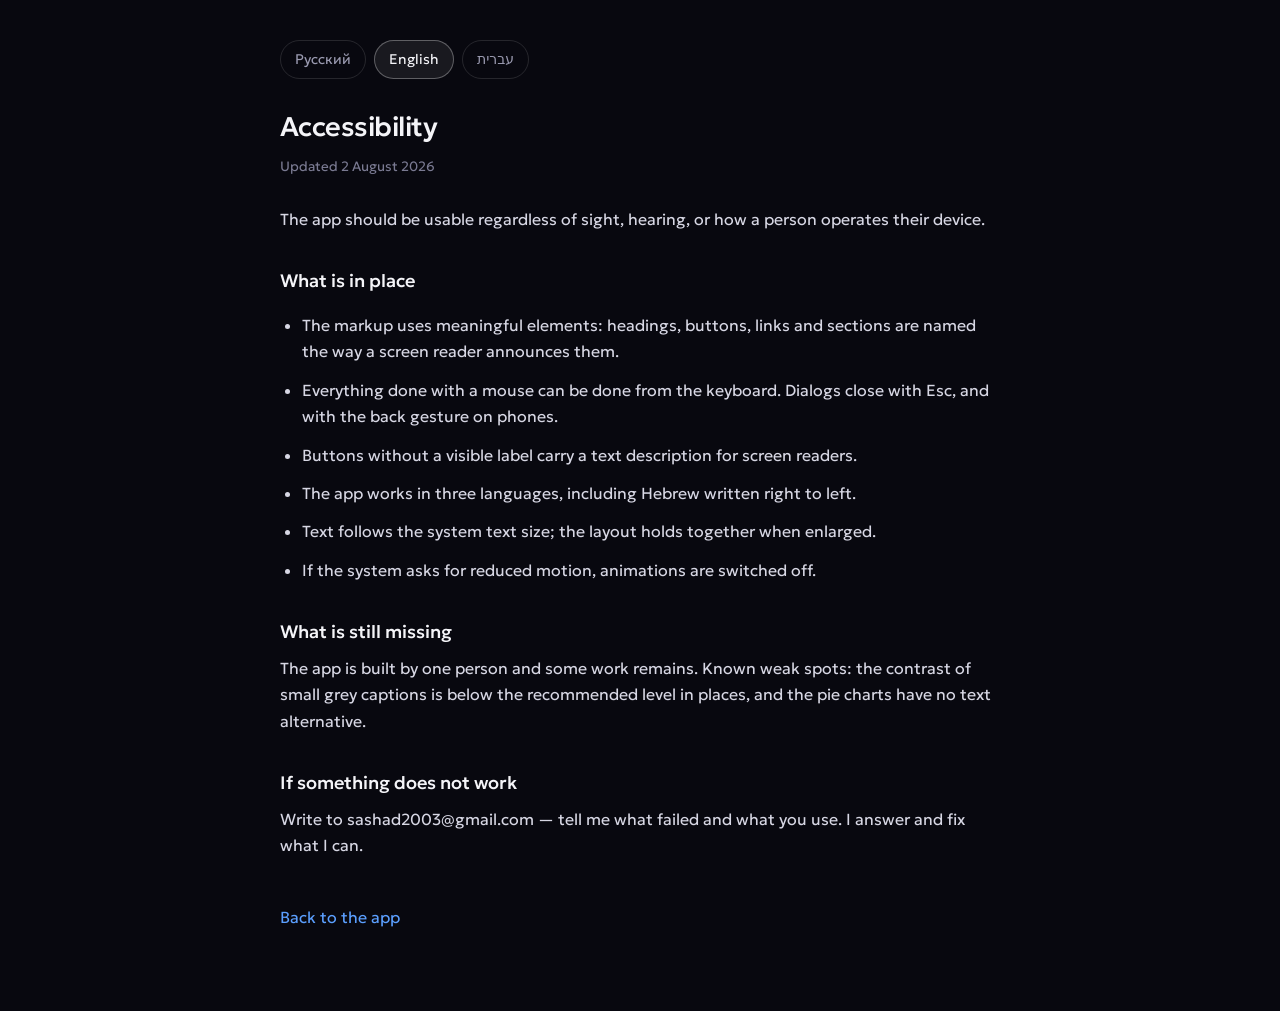
<file: accessibility.html>
<!DOCTYPE html>
<html lang="en" dir="ltr">
<head>
<meta charset="UTF-8">
<meta name="viewport" content="width=device-width, initial-scale=1">
<title>Accessibility</title>
<link rel="preconnect" href="https://fonts.googleapis.com">
<link rel="preconnect" href="https://fonts.gstatic.com" crossorigin>
<link href="https://fonts.googleapis.com/css2?family=Geologica:wght@300;400;500&family=Heebo:wght@300;400;500&display=swap" rel="stylesheet">
<link rel="stylesheet" href="assets/css/legal.css?v=139">
</head>
<body>
<main>
  <nav class="langs">
    <a href="?lang=ru" data-lang="ru">Русский</a>
    <a href="?lang=en" data-lang="en">English</a>
    <a href="?lang=he" data-lang="he">עברית</a>
  </nav>
  <article lang="ru">
    <h1>Доступность</h1>
    <p class="updated">Обновлено 2 августа 2026</p>
    <p>Приложением должно быть можно пользоваться независимо от зрения, слуха и того, чем человек управляет устройством.</p>

    <h2>Что сделано</h2>
    <ul>
      <li>Разметка построена на осмысленных элементах: заголовки, кнопки, ссылки и разделы названы так, как их читает программа чтения с экрана.</li>
      <li>Всё, что делается мышью, доступно с клавиатуры. Всплывающие окна закрываются клавишей Esc, а на телефоне — жестом «назад».</li>
      <li>У кнопок без подписи есть текстовое пояснение для программ чтения с экрана.</li>
      <li>Приложение работает на трёх языках, включая иврит с письмом справа налево.</li>
      <li>Размер текста следует настройкам системы, вёрстка не ломается при увеличении.</li>
      <li>Если в системе включено «уменьшить движение», анимации отключаются.</li>
    </ul>

    <h2>Чего пока нет</h2>
    <p>Приложение делает один человек, и часть работы ещё впереди. Известные слабые места: контраст мелких серых подписей местами ниже рекомендованного, круговые диаграммы не имеют текстового описания.</p>

    <h2>Если что-то не работает</h2>
    <p>Напишите на sashad2003@gmail.com — что именно не получилось и чем вы пользуетесь. Отвечаю и исправляю по мере сил.</p>
    <a class="back" href="index.html">Вернуться в приложение</a>
  </article>
  <article lang="en">
    <h1>Accessibility</h1>
    <p class="updated">Updated 2 August 2026</p>
    <p>The app should be usable regardless of sight, hearing, or how a person operates their device.</p>

    <h2>What is in place</h2>
    <ul>
      <li>The markup uses meaningful elements: headings, buttons, links and sections are named the way a screen reader announces them.</li>
      <li>Everything done with a mouse can be done from the keyboard. Dialogs close with Esc, and with the back gesture on phones.</li>
      <li>Buttons without a visible label carry a text description for screen readers.</li>
      <li>The app works in three languages, including Hebrew written right to left.</li>
      <li>Text follows the system text size; the layout holds together when enlarged.</li>
      <li>If the system asks for reduced motion, animations are switched off.</li>
    </ul>

    <h2>What is still missing</h2>
    <p>The app is built by one person and some work remains. Known weak spots: the contrast of small grey captions is below the recommended level in places, and the pie charts have no text alternative.</p>

    <h2>If something does not work</h2>
    <p>Write to sashad2003@gmail.com — tell me what failed and what you use. I answer and fix what I can.</p>
    <a class="back" href="index.html">Back to the app</a>
  </article>
  <article lang="he">
    <h1>נגישות</h1>
    <p class="updated">עודכן ב-2 באוגוסט 2026</p>
    <p>האפליקציה אמורה להיות שמישה ללא תלות בראייה, בשמיעה ובאופן שבו אדם מפעיל את המכשיר.</p>

    <h2>מה קיים</h2>
    <ul>
      <li>המבנה בנוי על רכיבים בעלי משמעות: כותרות, כפתורים, קישורים ומקטעים מסומנים כפי שקורא מסך מקריא אותם.</li>
      <li>כל פעולה שנעשית בעכבר אפשרית גם במקלדת. חלונות נסגרים במקש Esc, ובטלפון במחוות «חזרה».</li>
      <li>לכפתורים ללא כיתוב יש תיאור טקסטואלי עבור קוראי מסך.</li>
      <li>האפליקציה פועלת בשלוש שפות, כולל עברית בכיוון מימין לשמאל.</li>
      <li>גודל הטקסט נגזר מהגדרות המערכת, והפריסה נשמרת גם בהגדלה.</li>
      <li>אם במערכת מופעלת «הפחתת תנועה», ההנפשות מבוטלות.</li>
    </ul>

    <h2>מה עדיין חסר</h2>
    <p>את האפליקציה בונה אדם אחד וחלק מהעבודה עוד לפנינו. נקודות תורפה ידועות: ניגודיות הכיתובים האפורים הקטנים נמוכה מהמומלץ במקומות מסוימים, ולתרשימי העוגה אין חלופה טקסטואלית.</p>

    <h2>אם משהו אינו עובד</h2>
    <p>כתבו אל sashad2003@gmail.com — ספרו מה לא הצליח ובמה אתם משתמשים. אני עונה ומתקן ככל יכולתי.</p>
    <a class="back" href="index.html">חזרה לאפליקציה</a>
  </article>
</main>
<script src="assets/js/legal.js?v=139"></script>
</body>
</html>
</file>
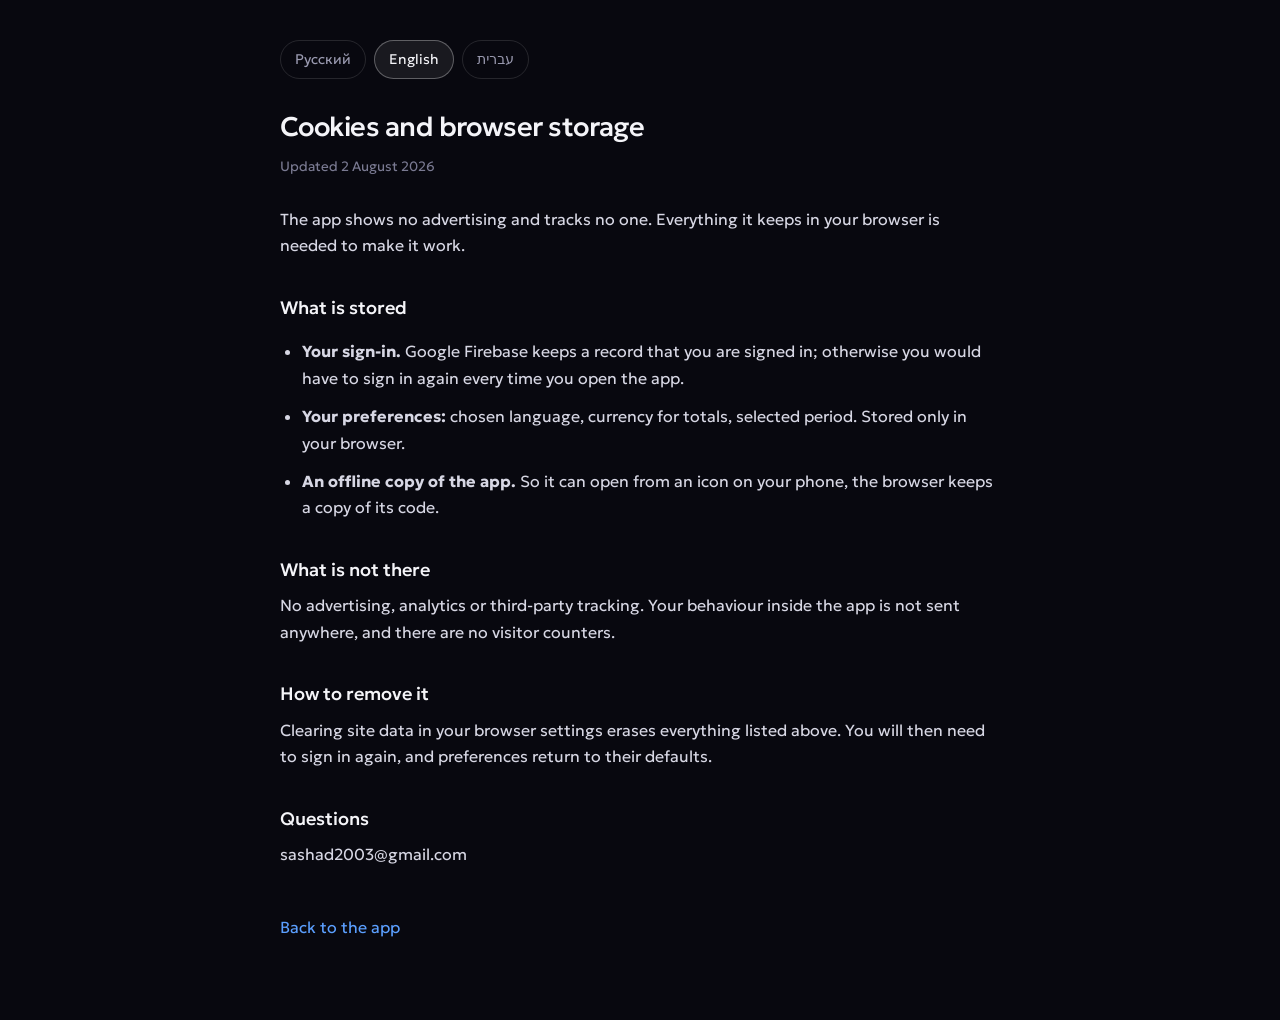
<file: cookies.html>
<!DOCTYPE html>
<html lang="en" dir="ltr">
<head>
<meta charset="UTF-8">
<meta name="viewport" content="width=device-width, initial-scale=1">
<title>Cookie Policy</title>
<link rel="preconnect" href="https://fonts.googleapis.com">
<link rel="preconnect" href="https://fonts.gstatic.com" crossorigin>
<link href="https://fonts.googleapis.com/css2?family=Geologica:wght@300;400;500&family=Heebo:wght@300;400;500&display=swap" rel="stylesheet">
<link rel="stylesheet" href="assets/css/legal.css?v=139">
</head>
<body>
<main>
  <nav class="langs">
    <a href="?lang=ru" data-lang="ru">Русский</a>
    <a href="?lang=en" data-lang="en">English</a>
    <a href="?lang=he" data-lang="he">עברית</a>
  </nav>
  <article lang="ru">
    <h1>Файлы cookie и хранилище браузера</h1>
    <p class="updated">Обновлено 2 августа 2026</p>
    <p>Приложение не показывает рекламу и никого не отслеживает. Всё, что оно сохраняет в браузере, нужно для его работы.</p>

    <h2>Что сохраняется</h2>
    <ul>
      <li><strong>Вход.</strong> Google Firebase хранит признак того, что вы вошли, — иначе пришлось бы входить заново при каждом открытии.</li>
      <li><strong>Ваши настройки:</strong> выбранный язык, валюта сводных сумм, выбранный период. Хранятся только в вашем браузере.</li>
      <li><strong>Копия приложения для работы без сети.</strong> Чтобы приложение открывалось значком с телефона, браузер держит копию его кода.</li>
    </ul>

    <h2>Чего нет</h2>
    <p>Ни рекламных, ни аналитических, ни сторонних отслеживающих файлов. Ваше поведение в приложении никуда не отправляется, счётчиков посещаемости нет.</p>

    <h2>Как убрать</h2>
    <p>Очистка данных сайта в настройках браузера стирает всё перечисленное. После этого придётся войти заново, а настройки вернутся к исходным.</p>

    <h2>Вопросы</h2>
    <p>sashad2003@gmail.com</p>
    <a class="back" href="index.html">Вернуться в приложение</a>
  </article>
  <article lang="en">
    <h1>Cookies and browser storage</h1>
    <p class="updated">Updated 2 August 2026</p>
    <p>The app shows no advertising and tracks no one. Everything it keeps in your browser is needed to make it work.</p>

    <h2>What is stored</h2>
    <ul>
      <li><strong>Your sign-in.</strong> Google Firebase keeps a record that you are signed in; otherwise you would have to sign in again every time you open the app.</li>
      <li><strong>Your preferences:</strong> chosen language, currency for totals, selected period. Stored only in your browser.</li>
      <li><strong>An offline copy of the app.</strong> So it can open from an icon on your phone, the browser keeps a copy of its code.</li>
    </ul>

    <h2>What is not there</h2>
    <p>No advertising, analytics or third-party tracking. Your behaviour inside the app is not sent anywhere, and there are no visitor counters.</p>

    <h2>How to remove it</h2>
    <p>Clearing site data in your browser settings erases everything listed above. You will then need to sign in again, and preferences return to their defaults.</p>

    <h2>Questions</h2>
    <p>sashad2003@gmail.com</p>
    <a class="back" href="index.html">Back to the app</a>
  </article>
  <article lang="he">
    <h1>עוגיות ואחסון בדפדפן</h1>
    <p class="updated">עודכן ב-2 באוגוסט 2026</p>
    <p>האפליקציה אינה מציגה פרסומות ואינה עוקבת אחר איש. כל מה שהיא שומרת בדפדפן נחוץ לפעולתה.</p>

    <h2>מה נשמר</h2>
    <ul>
      <li><strong>הכניסה שלכם.</strong> ‏Google Firebase שומר סימן לכך שנכנסתם, אחרת הייתם נדרשים להיכנס מחדש בכל פתיחה.</li>
      <li><strong>ההעדפות שלכם:</strong> השפה שנבחרה, מטבע הסיכומים והתקופה הנבחרת. נשמרות בדפדפן שלכם בלבד.</li>
      <li><strong>עותק של האפליקציה לעבודה ללא רשת.</strong> כדי שתיפתח מסמל במסך הטלפון, הדפדפן שומר עותק של הקוד שלה.</li>
    </ul>

    <h2>מה אין</h2>
    <p>אין עוגיות פרסום, אנליטיקה או מעקב של צד שלישי. ההתנהגות שלכם באפליקציה אינה נשלחת לשום מקום, ואין מוני כניסות.</p>

    <h2>איך להסיר</h2>
    <p>ניקוי נתוני האתר בהגדרות הדפדפן מוחק את כל האמור לעיל. לאחר מכן תידרשו להיכנס מחדש, וההעדפות יחזרו לברירת המחדל.</p>

    <h2>שאלות</h2>
    <p>sashad2003@gmail.com</p>
    <a class="back" href="index.html">חזרה לאפליקציה</a>
  </article>
</main>
<script src="assets/js/legal.js?v=139"></script>
</body>
</html>
</file>
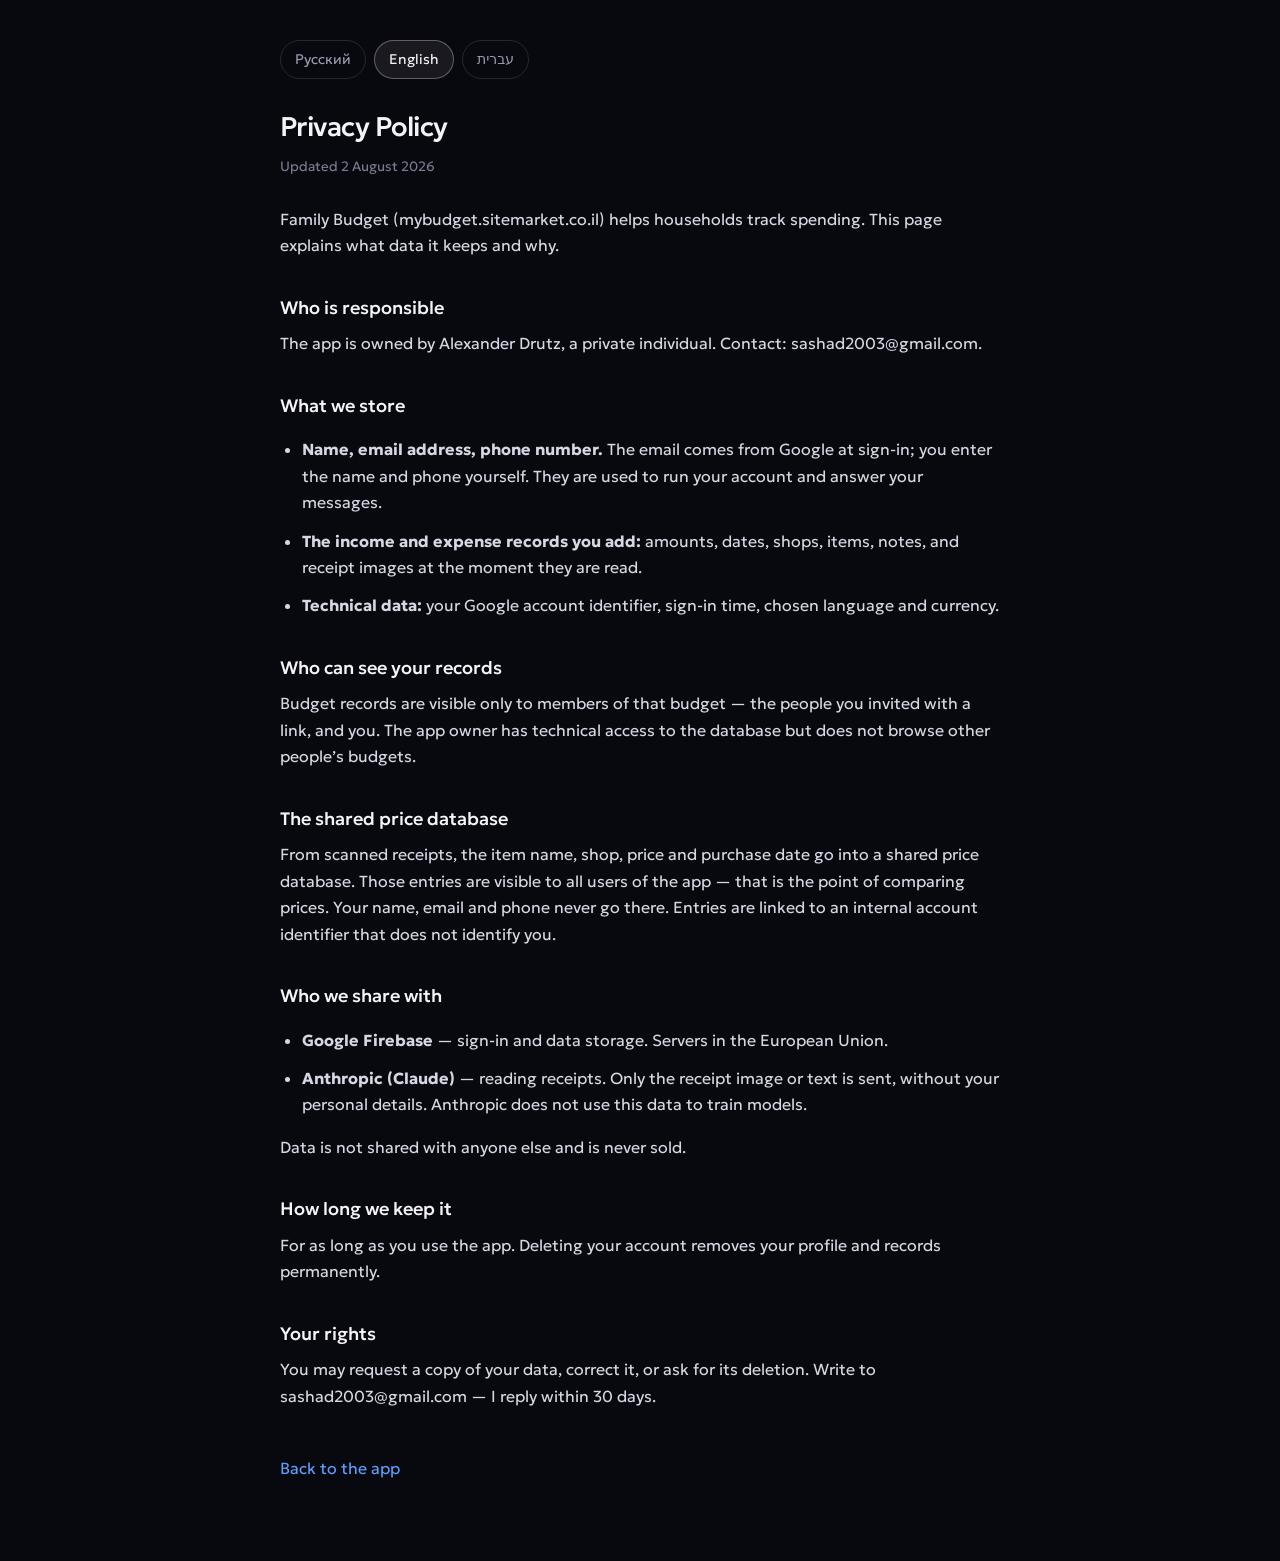
<file: privacy.html>
<!DOCTYPE html>
<html lang="en" dir="ltr">
<head>
<meta charset="UTF-8">
<meta name="viewport" content="width=device-width, initial-scale=1">
<title>Privacy Policy</title>
<link rel="preconnect" href="https://fonts.googleapis.com">
<link rel="preconnect" href="https://fonts.gstatic.com" crossorigin>
<link href="https://fonts.googleapis.com/css2?family=Geologica:wght@300;400;500&family=Heebo:wght@300;400;500&display=swap" rel="stylesheet">
<link rel="stylesheet" href="assets/css/legal.css?v=139">
</head>
<body>
<main>
  <nav class="langs">
    <a href="?lang=ru" data-lang="ru">Русский</a>
    <a href="?lang=en" data-lang="en">English</a>
    <a href="?lang=he" data-lang="he">עברית</a>
  </nav>
  <article lang="ru">
    <h1>Политика конфиденциальности</h1>
    <p class="updated">Обновлено 2 августа 2026</p>
    <p>Приложение «Семейный бюджет» (mybudget.sitemarket.co.il) помогает вести домашние расходы. Здесь написано, какие данные оно хранит и зачем.</p>

    <h2>Кто отвечает за данные</h2>
    <p>Владелец приложения — Александр Друц, частное лицо. Связаться можно по адресу sashad2003@gmail.com.</p>

    <h2>Что храним</h2>
    <ul>
      <li><strong>Имя, адрес электронной почты, телефон.</strong> Почта приходит от Google при входе, имя и телефон вы вводите сами. Нужны, чтобы вести аккаунт и отвечать на обращения.</li>
      <li><strong>Записи о доходах и расходах</strong>, которые вы вносите: суммы, даты, магазины, товары, комментарии, а также снимки чеков в момент их распознавания.</li>
      <li><strong>Технические данные:</strong> идентификатор аккаунта Google, время входа, выбранные язык и валюта.</li>
    </ul>

    <h2>Кто видит ваши записи</h2>
    <p>Записи бюджета видят только участники этого бюджета — те, кого вы пригласили ссылкой, и вы сами. Владелец приложения имеет технический доступ к базе, но не просматривает чужие бюджеты.</p>

    <h2>Общая база цен</h2>
    <p>Из распознанных чеков в общую базу цен попадают название товара, магазин, цена и дата покупки. Эти записи видны всем пользователям приложения — в этом смысл сравнения цен. Ваше имя, почта и телефон туда не попадают. Записи связаны со служебным номером аккаунта, по которому вас нельзя опознать.</p>

    <h2>Кому передаём</h2>
    <ul>
      <li><strong>Google Firebase</strong> — вход и хранение данных. Серверы в Европейском союзе.</li>
      <li><strong>Anthropic (Claude)</strong> — распознавание чеков. Туда уходит только изображение или текст чека, без ваших личных данных. Anthropic не использует эти данные для обучения моделей.</li>
    </ul>
    <p>Никому больше данные не передаются и не продаются.</p>

    <h2>Сколько храним</h2>
    <p>Пока вы пользуетесь приложением. Удаление аккаунта убирает профиль и записи безвозвратно.</p>

    <h2>Ваши права</h2>
    <p>Вы вправе получить копию своих данных, исправить их или потребовать удаления. Напишите на sashad2003@gmail.com — отвечаю в течение 30 дней.</p>
    <a class="back" href="index.html">Вернуться в приложение</a>
  </article>
  <article lang="en">
    <h1>Privacy Policy</h1>
    <p class="updated">Updated 2 August 2026</p>
    <p>Family Budget (mybudget.sitemarket.co.il) helps households track spending. This page explains what data it keeps and why.</p>

    <h2>Who is responsible</h2>
    <p>The app is owned by Alexander Drutz, a private individual. Contact: sashad2003@gmail.com.</p>

    <h2>What we store</h2>
    <ul>
      <li><strong>Name, email address, phone number.</strong> The email comes from Google at sign-in; you enter the name and phone yourself. They are used to run your account and answer your messages.</li>
      <li><strong>The income and expense records you add:</strong> amounts, dates, shops, items, notes, and receipt images at the moment they are read.</li>
      <li><strong>Technical data:</strong> your Google account identifier, sign-in time, chosen language and currency.</li>
    </ul>

    <h2>Who can see your records</h2>
    <p>Budget records are visible only to members of that budget — the people you invited with a link, and you. The app owner has technical access to the database but does not browse other people’s budgets.</p>

    <h2>The shared price database</h2>
    <p>From scanned receipts, the item name, shop, price and purchase date go into a shared price database. Those entries are visible to all users of the app — that is the point of comparing prices. Your name, email and phone never go there. Entries are linked to an internal account identifier that does not identify you.</p>

    <h2>Who we share with</h2>
    <ul>
      <li><strong>Google Firebase</strong> — sign-in and data storage. Servers in the European Union.</li>
      <li><strong>Anthropic (Claude)</strong> — reading receipts. Only the receipt image or text is sent, without your personal details. Anthropic does not use this data to train models.</li>
    </ul>
    <p>Data is not shared with anyone else and is never sold.</p>

    <h2>How long we keep it</h2>
    <p>For as long as you use the app. Deleting your account removes your profile and records permanently.</p>

    <h2>Your rights</h2>
    <p>You may request a copy of your data, correct it, or ask for its deletion. Write to sashad2003@gmail.com — I reply within 30 days.</p>
    <a class="back" href="index.html">Back to the app</a>
  </article>
  <article lang="he">
    <h1>מדיניות פרטיות</h1>
    <p class="updated">עודכן ב-2 באוגוסט 2026</p>
    <p>האפליקציה «תקציב משפחתי» (mybudget.sitemarket.co.il) עוזרת לנהל הוצאות הבית. בעמוד זה מוסבר אילו נתונים נשמרים ולשם מה.</p>

    <h2>מי אחראי לנתונים</h2>
    <p>בעל האפליקציה הוא אלכסנדר דרוץ, אדם פרטי. ליצירת קשר: sashad2003@gmail.com.</p>

    <h2>מה נשמר</h2>
    <ul>
      <li><strong>שם, כתובת דוא״ל וטלפון.</strong> הדוא״ל מגיע מ-Google בעת הכניסה, את השם והטלפון אתם מזינים בעצמכם. הם משמשים לניהול החשבון ולמענה לפניות.</li>
      <li><strong>רישומי הכנסות והוצאות שאתם מוסיפים:</strong> סכומים, תאריכים, חנויות, מוצרים, הערות, וכן תמונות קבלות בעת קריאתן.</li>
      <li><strong>נתונים טכניים:</strong> מזהה חשבון Google, מועד הכניסה, השפה והמטבע שנבחרו.</li>
    </ul>

    <h2>מי רואה את הרישומים שלכם</h2>
    <p>את רישומי התקציב רואים רק משתתפי אותו תקציב — מי שהזמנתם בקישור, ואתם. לבעל האפליקציה יש גישה טכנית למסד הנתונים, אך הוא אינו מעיין בתקציבים של אחרים.</p>

    <h2>מאגר המחירים המשותף</h2>
    <p>מתוך קבלות שנסרקו נשמרים במאגר המחירים המשותף שם המוצר, החנות, המחיר ותאריך הרכישה. רשומות אלה גלויות לכל משתמשי האפליקציה — זו מטרת השוואת המחירים. השם, הדוא״ל והטלפון שלכם אינם מגיעים לשם. הרשומות מקושרות למזהה חשבון פנימי שאינו מאפשר לזהות אתכם.</p>

    <h2>למי מועברים הנתונים</h2>
    <ul>
      <li><strong>Google Firebase</strong> — כניסה ואחסון נתונים. שרתים באיחוד האירופי.</li>
      <li><strong>Anthropic ‏(Claude)</strong> — קריאת קבלות. נשלחת רק תמונת הקבלה או הטקסט שלה, ללא פרטיכם האישיים. Anthropic אינה משתמשת בנתונים אלה לאימון מודלים.</li>
    </ul>
    <p>לאיש אחר הנתונים אינם מועברים ואינם נמכרים.</p>

    <h2>משך השמירה</h2>
    <p>כל עוד אתם משתמשים באפליקציה. מחיקת החשבון מסירה את הפרופיל והרישומים לצמיתות.</p>

    <h2>הזכויות שלכם</h2>
    <p>אתם רשאים לקבל עותק של הנתונים, לתקן אותם או לדרוש את מחיקתם. כתבו אל sashad2003@gmail.com — אני משיב בתוך 30 יום.</p>
    <a class="back" href="index.html">חזרה לאפליקציה</a>
  </article>
</main>
<script src="assets/js/legal.js?v=139"></script>
</body>
</html>
</file>
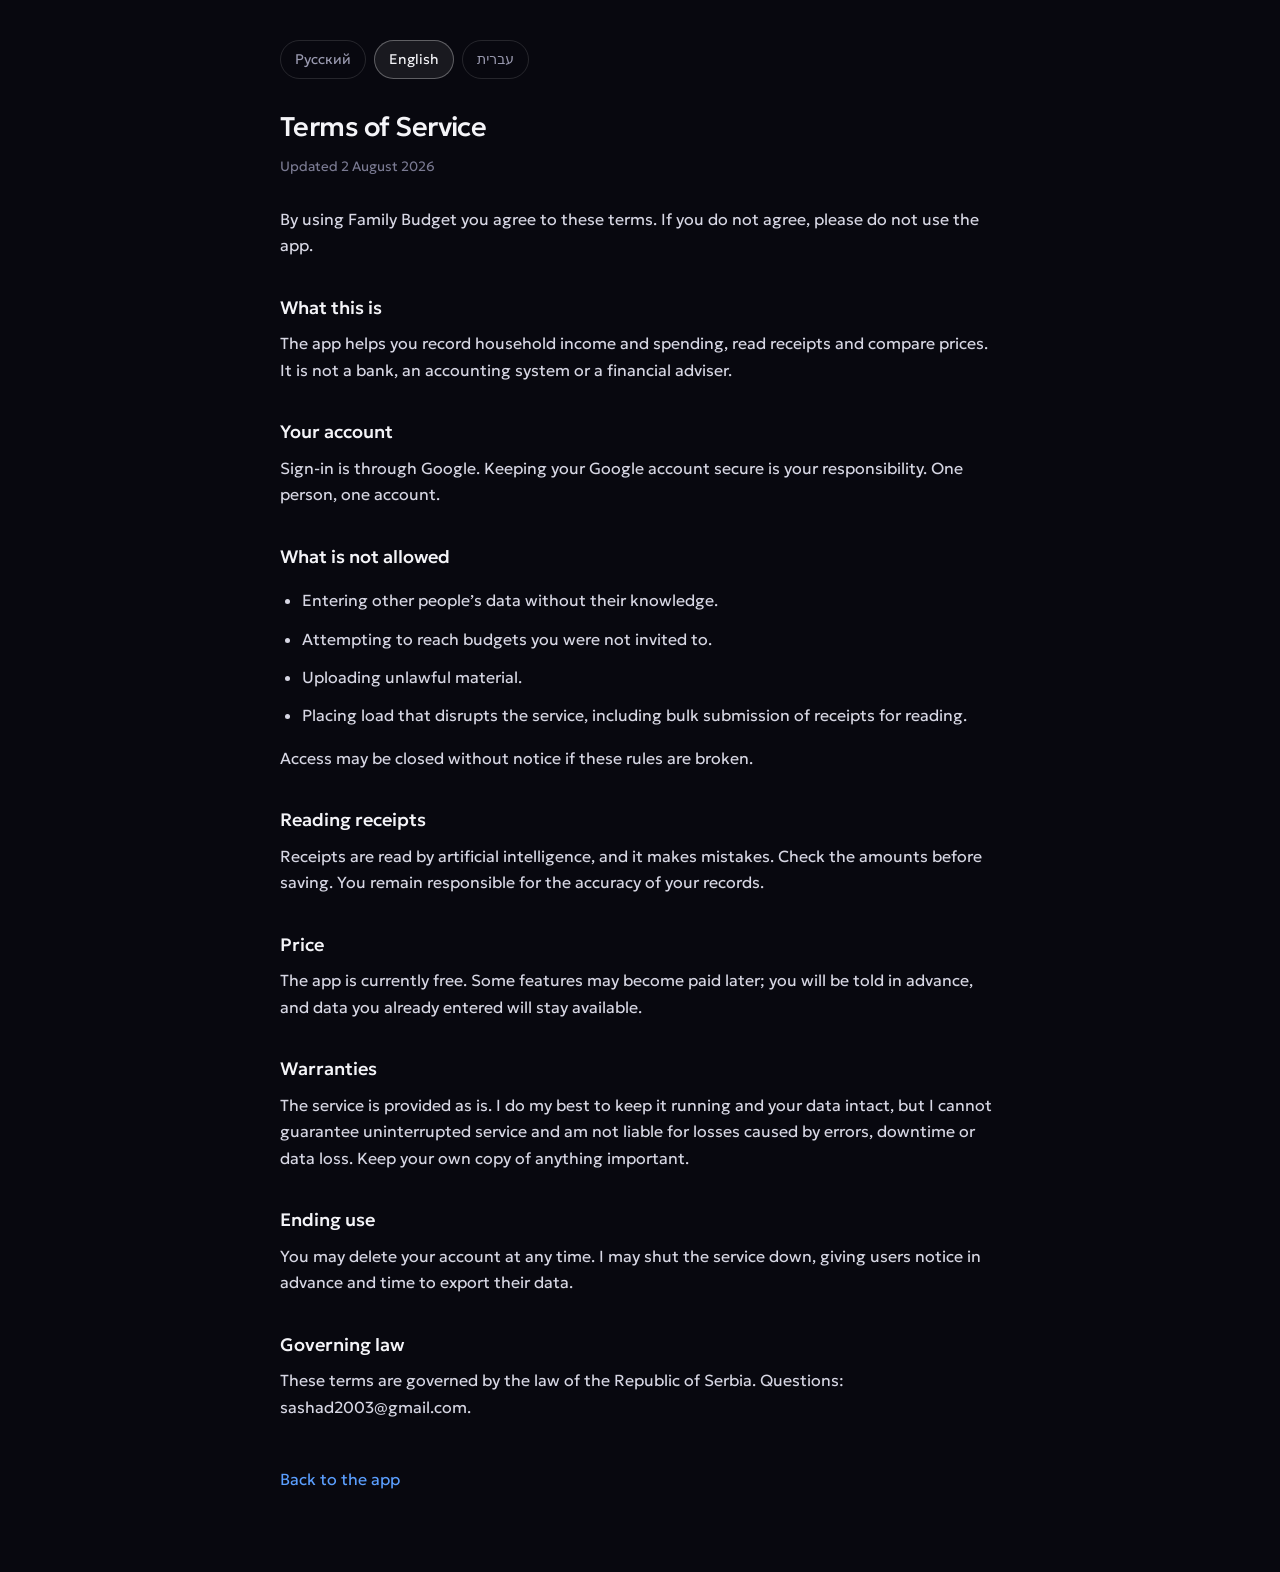
<file: terms.html>
<!DOCTYPE html>
<html lang="en" dir="ltr">
<head>
<meta charset="UTF-8">
<meta name="viewport" content="width=device-width, initial-scale=1">
<title>Terms of Service</title>
<link rel="preconnect" href="https://fonts.googleapis.com">
<link rel="preconnect" href="https://fonts.gstatic.com" crossorigin>
<link href="https://fonts.googleapis.com/css2?family=Geologica:wght@300;400;500&family=Heebo:wght@300;400;500&display=swap" rel="stylesheet">
<link rel="stylesheet" href="assets/css/legal.css?v=139">
</head>
<body>
<main>
  <nav class="langs">
    <a href="?lang=ru" data-lang="ru">Русский</a>
    <a href="?lang=en" data-lang="en">English</a>
    <a href="?lang=he" data-lang="he">עברית</a>
  </nav>
  <article lang="ru">
    <h1>Условия использования</h1>
    <p class="updated">Обновлено 2 августа 2026</p>
    <p>Пользуясь приложением «Семейный бюджет», вы соглашаетесь с этими условиями. Не согласны — не пользуйтесь.</p>

    <h2>Что это</h2>
    <p>Приложение помогает записывать домашние доходы и расходы, распознавать чеки и сравнивать цены. Оно не банк, не бухгалтерская программа и не финансовый советник.</p>

    <h2>Аккаунт</h2>
    <p>Вход через Google. Отвечать за сохранность своего аккаунта Google вы должны сами. Один человек — один аккаунт.</p>

    <h2>Что нельзя</h2>
    <ul>
      <li>Вносить чужие данные без ведома владельца.</li>
      <li>Пытаться получить доступ к чужим бюджетам.</li>
      <li>Загружать материалы, нарушающие закон.</li>
      <li>Создавать нагрузку, мешающую работе сервиса, — в том числе массово отправлять чеки на распознавание.</li>
    </ul>
    <p>За нарушение доступ может быть закрыт без предупреждения.</p>

    <h2>Распознавание чеков</h2>
    <p>Чеки читает искусственный интеллект, и он ошибается. Проверяйте суммы перед сохранением. Ответственность за верность записей лежит на вас.</p>

    <h2>Стоимость</h2>
    <p>Сейчас приложение бесплатно. В будущем часть возможностей может стать платной; о таком изменении будет сообщено заранее, и уже внесённые данные останутся доступны.</p>

    <h2>Гарантии</h2>
    <p>Сервис предоставляется как есть. Я стараюсь, чтобы он работал и данные не терялись, но не могу гарантировать бесперебойную работу и не отвечаю за убытки, возникшие из-за ошибок, простоя или потери данных. Важные записи храните и у себя.</p>

    <h2>Прекращение</h2>
    <p>Вы можете удалить аккаунт в любой момент. Я могу закрыть сервис, предупредив пользователей заранее и дав время забрать данные.</p>

    <h2>Право</h2>
    <p>К этим условиям применяется право Республики Сербия. Вопросы — sashad2003@gmail.com.</p>
    <a class="back" href="index.html">Вернуться в приложение</a>
  </article>
  <article lang="en">
    <h1>Terms of Service</h1>
    <p class="updated">Updated 2 August 2026</p>
    <p>By using Family Budget you agree to these terms. If you do not agree, please do not use the app.</p>

    <h2>What this is</h2>
    <p>The app helps you record household income and spending, read receipts and compare prices. It is not a bank, an accounting system or a financial adviser.</p>

    <h2>Your account</h2>
    <p>Sign-in is through Google. Keeping your Google account secure is your responsibility. One person, one account.</p>

    <h2>What is not allowed</h2>
    <ul>
      <li>Entering other people’s data without their knowledge.</li>
      <li>Attempting to reach budgets you were not invited to.</li>
      <li>Uploading unlawful material.</li>
      <li>Placing load that disrupts the service, including bulk submission of receipts for reading.</li>
    </ul>
    <p>Access may be closed without notice if these rules are broken.</p>

    <h2>Reading receipts</h2>
    <p>Receipts are read by artificial intelligence, and it makes mistakes. Check the amounts before saving. You remain responsible for the accuracy of your records.</p>

    <h2>Price</h2>
    <p>The app is currently free. Some features may become paid later; you will be told in advance, and data you already entered will stay available.</p>

    <h2>Warranties</h2>
    <p>The service is provided as is. I do my best to keep it running and your data intact, but I cannot guarantee uninterrupted service and am not liable for losses caused by errors, downtime or data loss. Keep your own copy of anything important.</p>

    <h2>Ending use</h2>
    <p>You may delete your account at any time. I may shut the service down, giving users notice in advance and time to export their data.</p>

    <h2>Governing law</h2>
    <p>These terms are governed by the law of the Republic of Serbia. Questions: sashad2003@gmail.com.</p>
    <a class="back" href="index.html">Back to the app</a>
  </article>
  <article lang="he">
    <h1>תנאי שימוש</h1>
    <p class="updated">עודכן ב-2 באוגוסט 2026</p>
    <p>השימוש באפליקציה «תקציב משפחתי» מהווה הסכמה לתנאים אלה. מי שאינו מסכים — מתבקש שלא להשתמש בה.</p>

    <h2>מה זה</h2>
    <p>האפליקציה עוזרת לרשום הכנסות והוצאות של הבית, לקרוא קבלות ולהשוות מחירים. היא אינה בנק, אינה תוכנת הנהלת חשבונות ואינה יועץ פיננסי.</p>

    <h2>החשבון שלכם</h2>
    <p>הכניסה נעשית באמצעות Google. אבטחת חשבון ה-Google שלכם היא באחריותכם. אדם אחד — חשבון אחד.</p>

    <h2>מה אסור</h2>
    <ul>
      <li>להזין נתונים של אחרים ללא ידיעתם.</li>
      <li>לנסות להגיע לתקציבים שלא הוזמנתם אליהם.</li>
      <li>להעלות חומרים בלתי חוקיים.</li>
      <li>ליצור עומס המפריע לפעולת השירות, לרבות שליחה המונית של קבלות לקריאה.</li>
    </ul>
    <p>הפרת הכללים עלולה להוביל לסגירת הגישה ללא התראה.</p>

    <h2>קריאת קבלות</h2>
    <p>הקבלות נקראות בידי בינה מלאכותית, והיא טועה. בדקו את הסכומים לפני השמירה. האחריות לנכונות הרישומים היא שלכם.</p>

    <h2>עלות</h2>
    <p>כרגע האפליקציה חינמית. בעתיד ייתכן שחלק מהיכולות יהפכו לבתשלום; תישלח הודעה מראש, והנתונים שכבר הזנתם יישארו זמינים.</p>

    <h2>אחריות</h2>
    <p>השירות ניתן כמות שהוא. אני משתדל שיפעל ושהנתונים יישמרו, אך איני יכול להבטיח פעילות רציפה ואיני אחראי לנזקים שנגרמו מתקלות, השבתה או אובדן נתונים. שמרו עותק משלכם לכל דבר חשוב.</p>

    <h2>סיום השימוש</h2>
    <p>אפשר למחוק את החשבון בכל עת. אני רשאי לסגור את השירות, בהודעה מראש ובמתן זמן לייצוא הנתונים.</p>

    <h2>הדין החל</h2>
    <p>על תנאים אלה חל דין רפובליקת סרביה. שאלות: sashad2003@gmail.com.</p>
    <a class="back" href="index.html">חזרה לאפליקציה</a>
  </article>
</main>
<script src="assets/js/legal.js?v=139"></script>
</body>
</html>
</file>
<file: assets/css/legal.css>
/*
 * Юридические страницы. Отдельные стили, а не общие: страницы читают до входа
 * в приложение — например, проверяющий из Google, — и тянуть ради текста весь
 * интерфейс незачем.
 */

:root { color-scheme: dark light; }

/*
 * Страницы читают до входа в приложение, настройки темы здесь нет — поэтому
 * идём за системой. Цвета те же, что в светлой теме приложения.
 */
@media (prefers-color-scheme: light) {
  body { background: #eceef6; color: #2a2a38; }
  h1, h2 { color: #14141f; }
  a, .back { color: #3d6bab; }
  .updated { color: #66667c; }
  .langs a { color: #545469; border-color: rgba(17, 20, 45, 0.16); }
  .langs a.is-active {
    color: #14141f;
    border-color: rgba(17, 20, 45, 0.32);
    background: rgba(17, 20, 45, 0.06);
  }
}

html[lang="he"] body { font-family: 'Heebo', system-ui, -apple-system, sans-serif; }

body {
  margin: 0;
  padding: 40px 22px 80px;
  background: #08080f;
  color: #d7d7e4;
  font-family: 'Geologica', system-ui, -apple-system, sans-serif;
  font-weight: 350;
  font-size: 16px;
  line-height: 1.65;
}

main { max-width: 720px; margin: 0 auto; }

h1 { font-size: 27px; font-weight: 500; letter-spacing: -0.02em; margin: 0 0 6px; color: #f4f4f8; }
h2 { font-size: 18px; font-weight: 500; margin: 34px 0 8px; color: #f4f4f8; }
p, li { margin: 0 0 12px; }
ul { padding-inline-start: 22px; }
a { color: #5b9fff; }

.updated { color: #7a7a92; font-size: 13.5px; margin-bottom: 28px; }

.langs { display: flex; gap: 8px; margin-bottom: 26px; flex-wrap: wrap; }
.langs a {
  padding: 7px 14px;
  border: 1px solid rgba(255, 255, 255, 0.12);
  border-radius: 999px;
  text-decoration: none;
  color: #9a9ab0;
  font-size: 14px;
}
.langs a.is-active { color: #f4f4f8; border-color: rgba(255, 255, 255, 0.3); background: rgba(255, 255, 255, 0.07); }

.back { display: inline-block; margin-top: 34px; color: #5b9fff; text-decoration: none; }

/* Показываем только выбранный язык; остальные лежат в разметке рядом. */
article { display: none; }
article.is-shown { display: block; }
</file>
